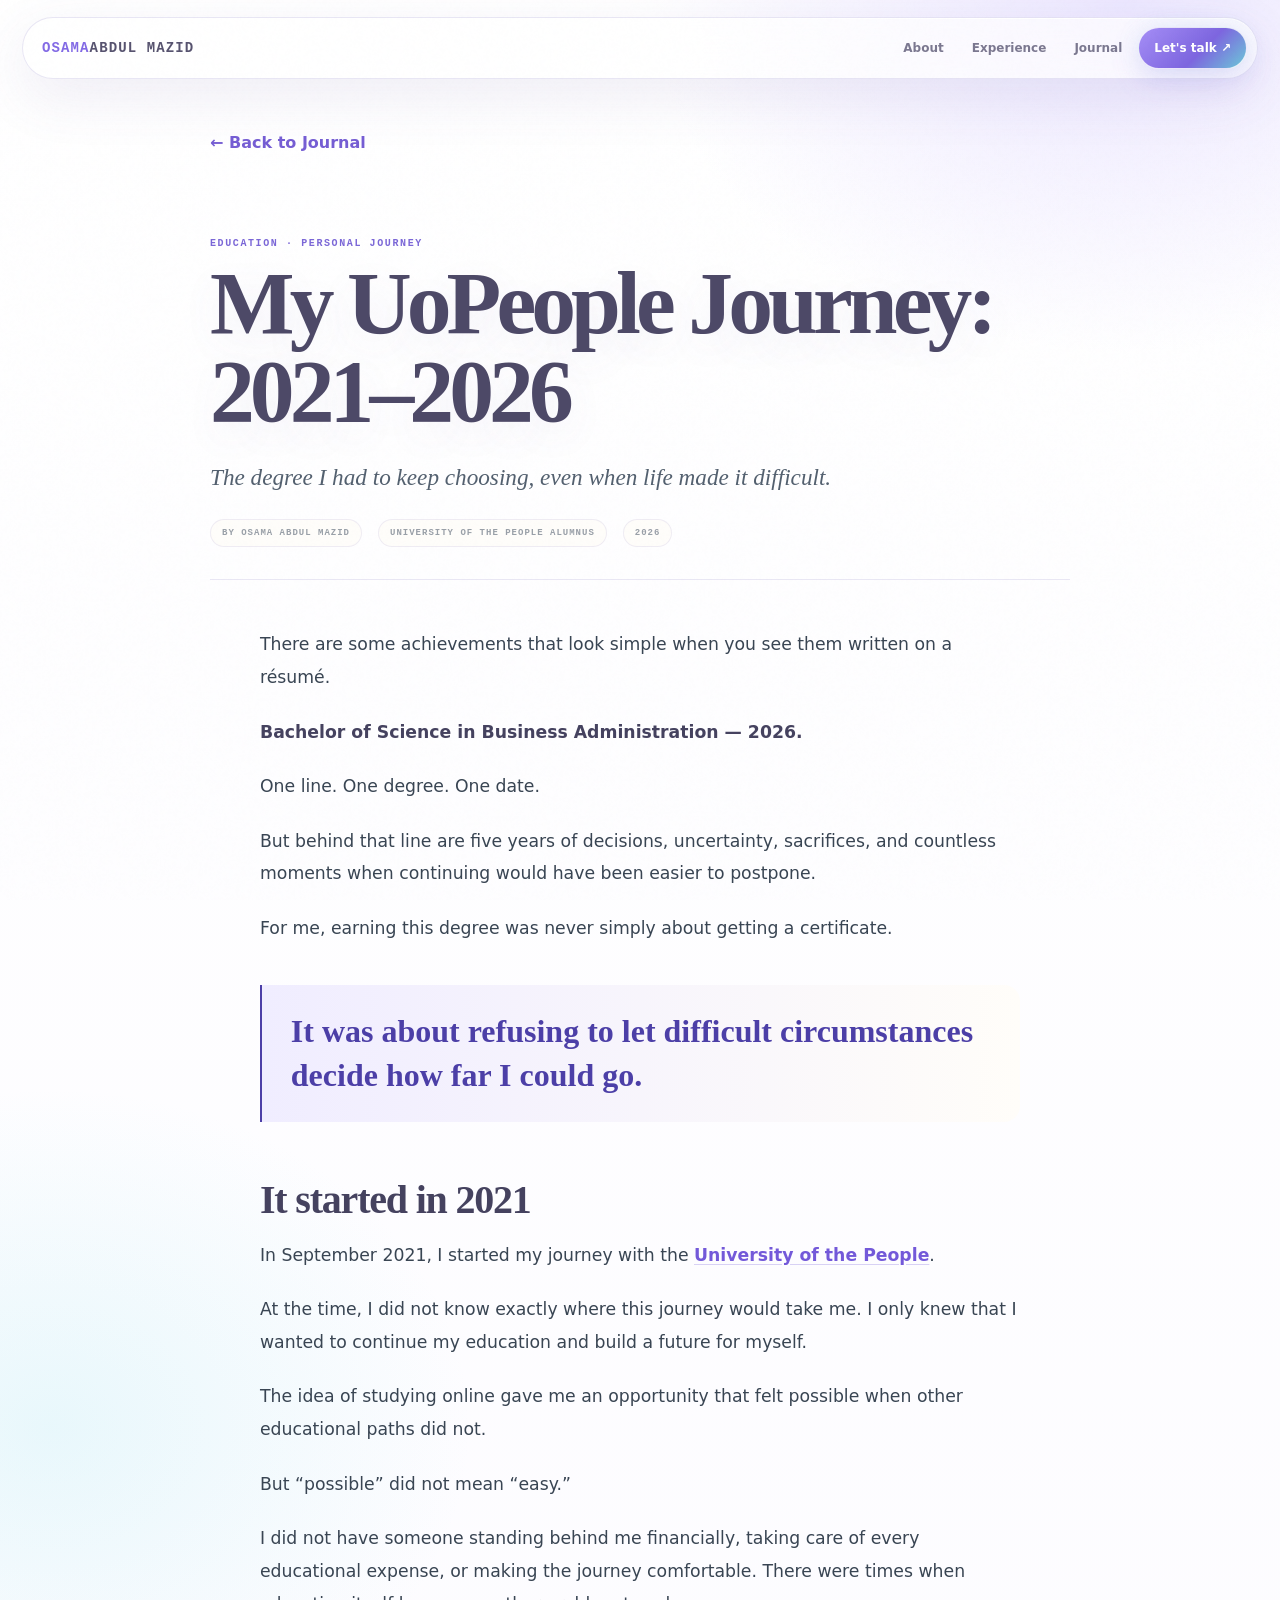
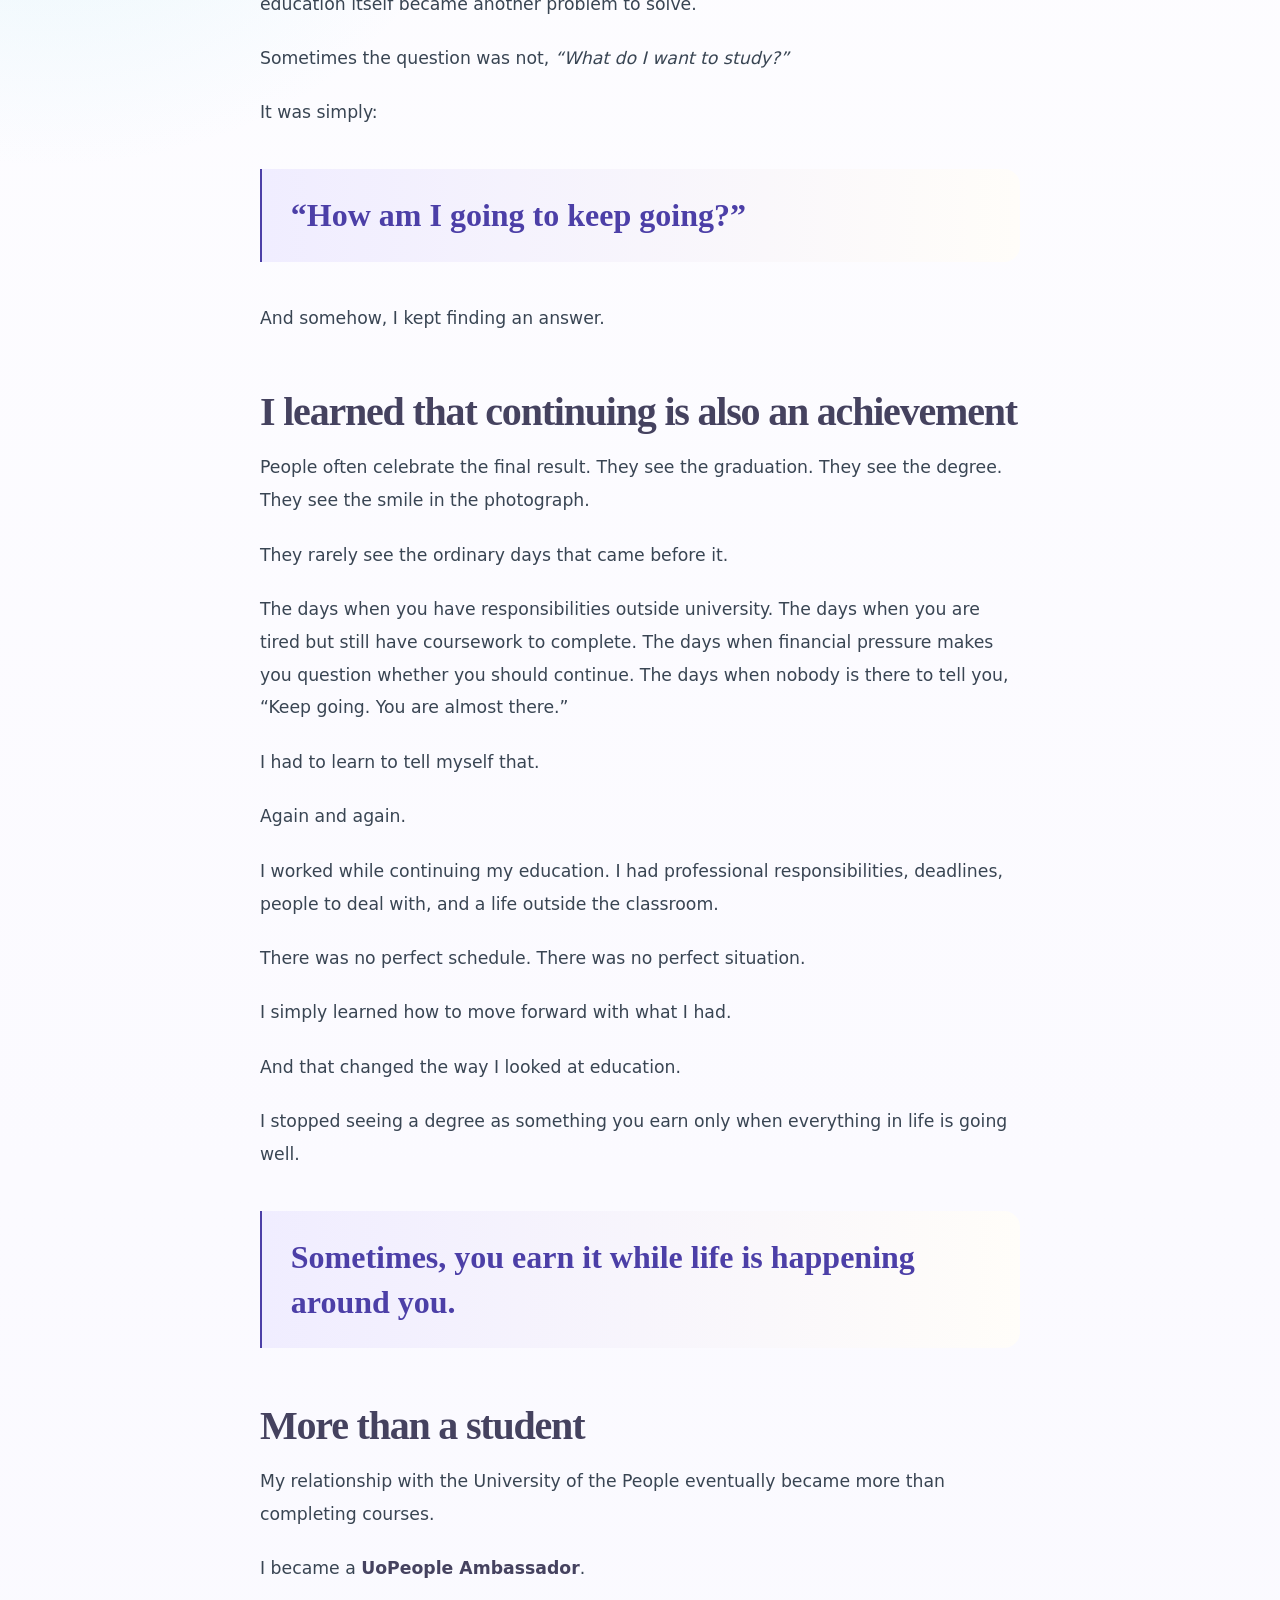
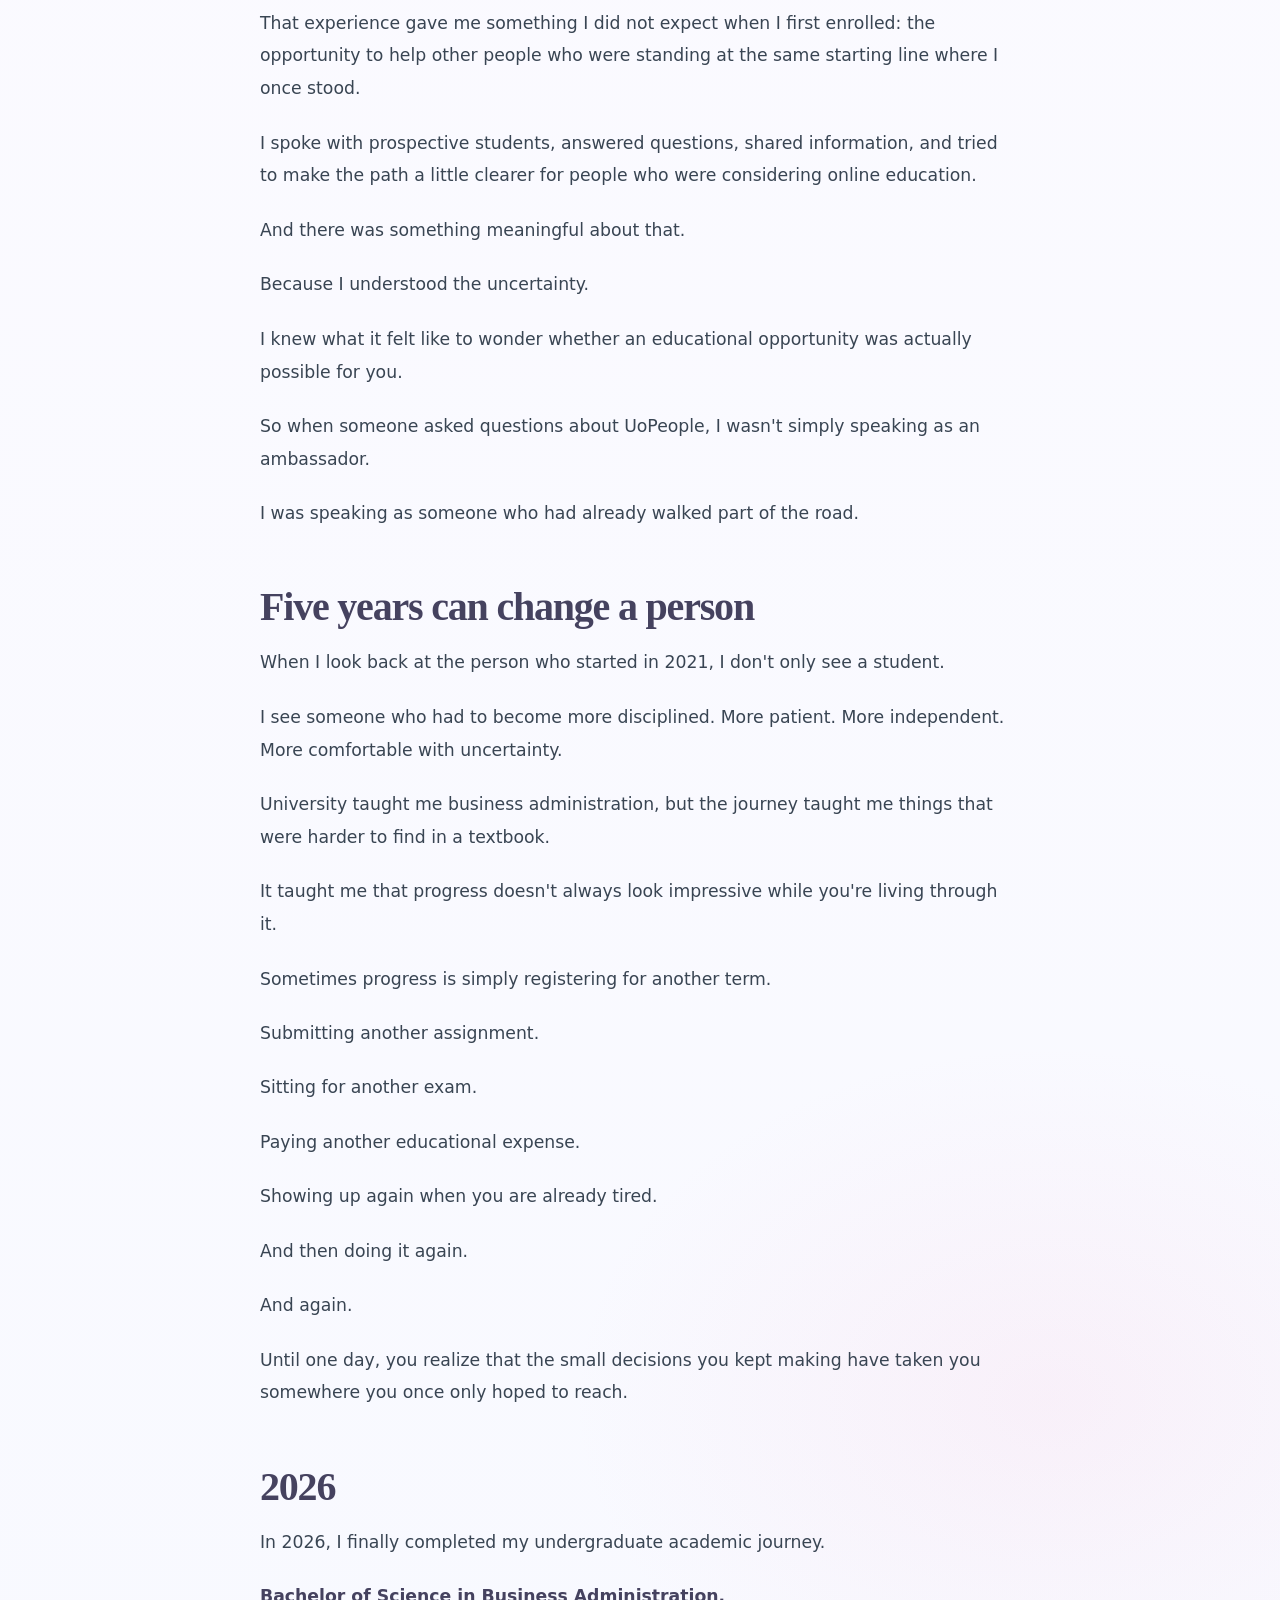
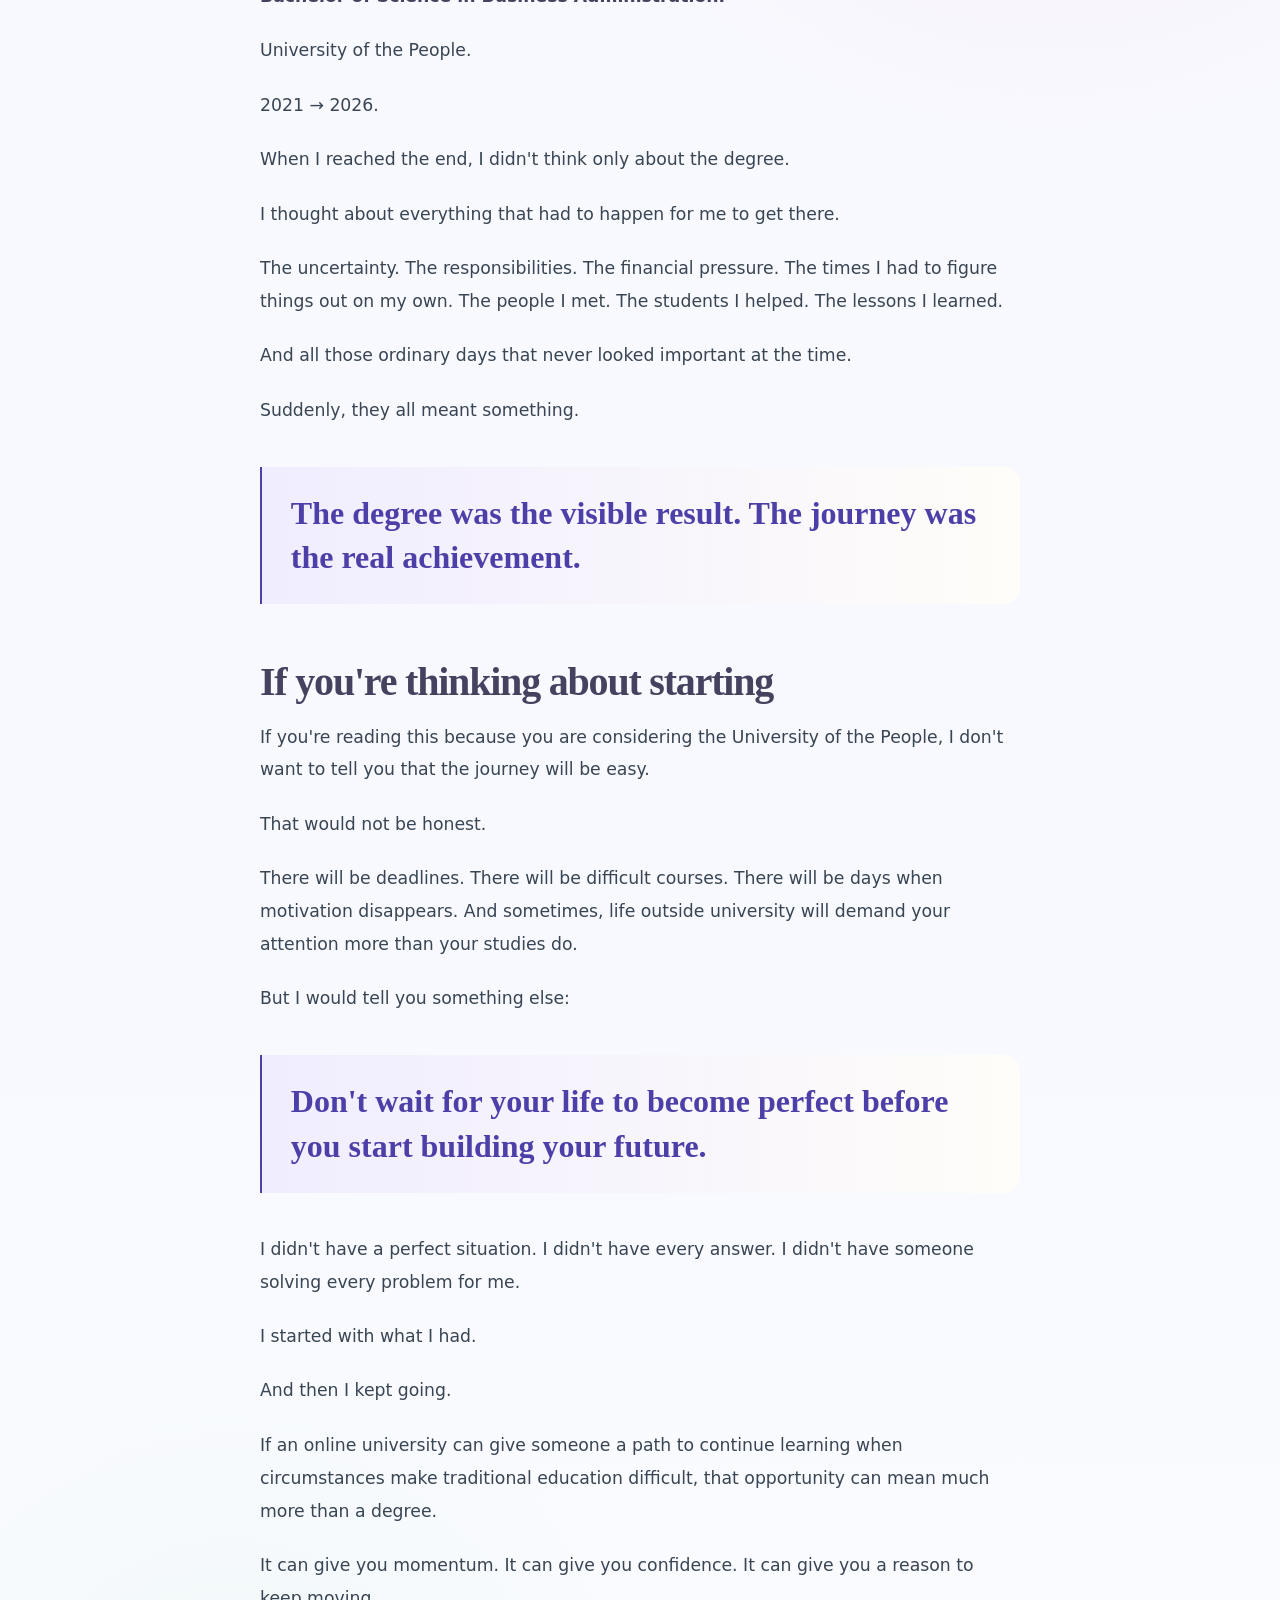
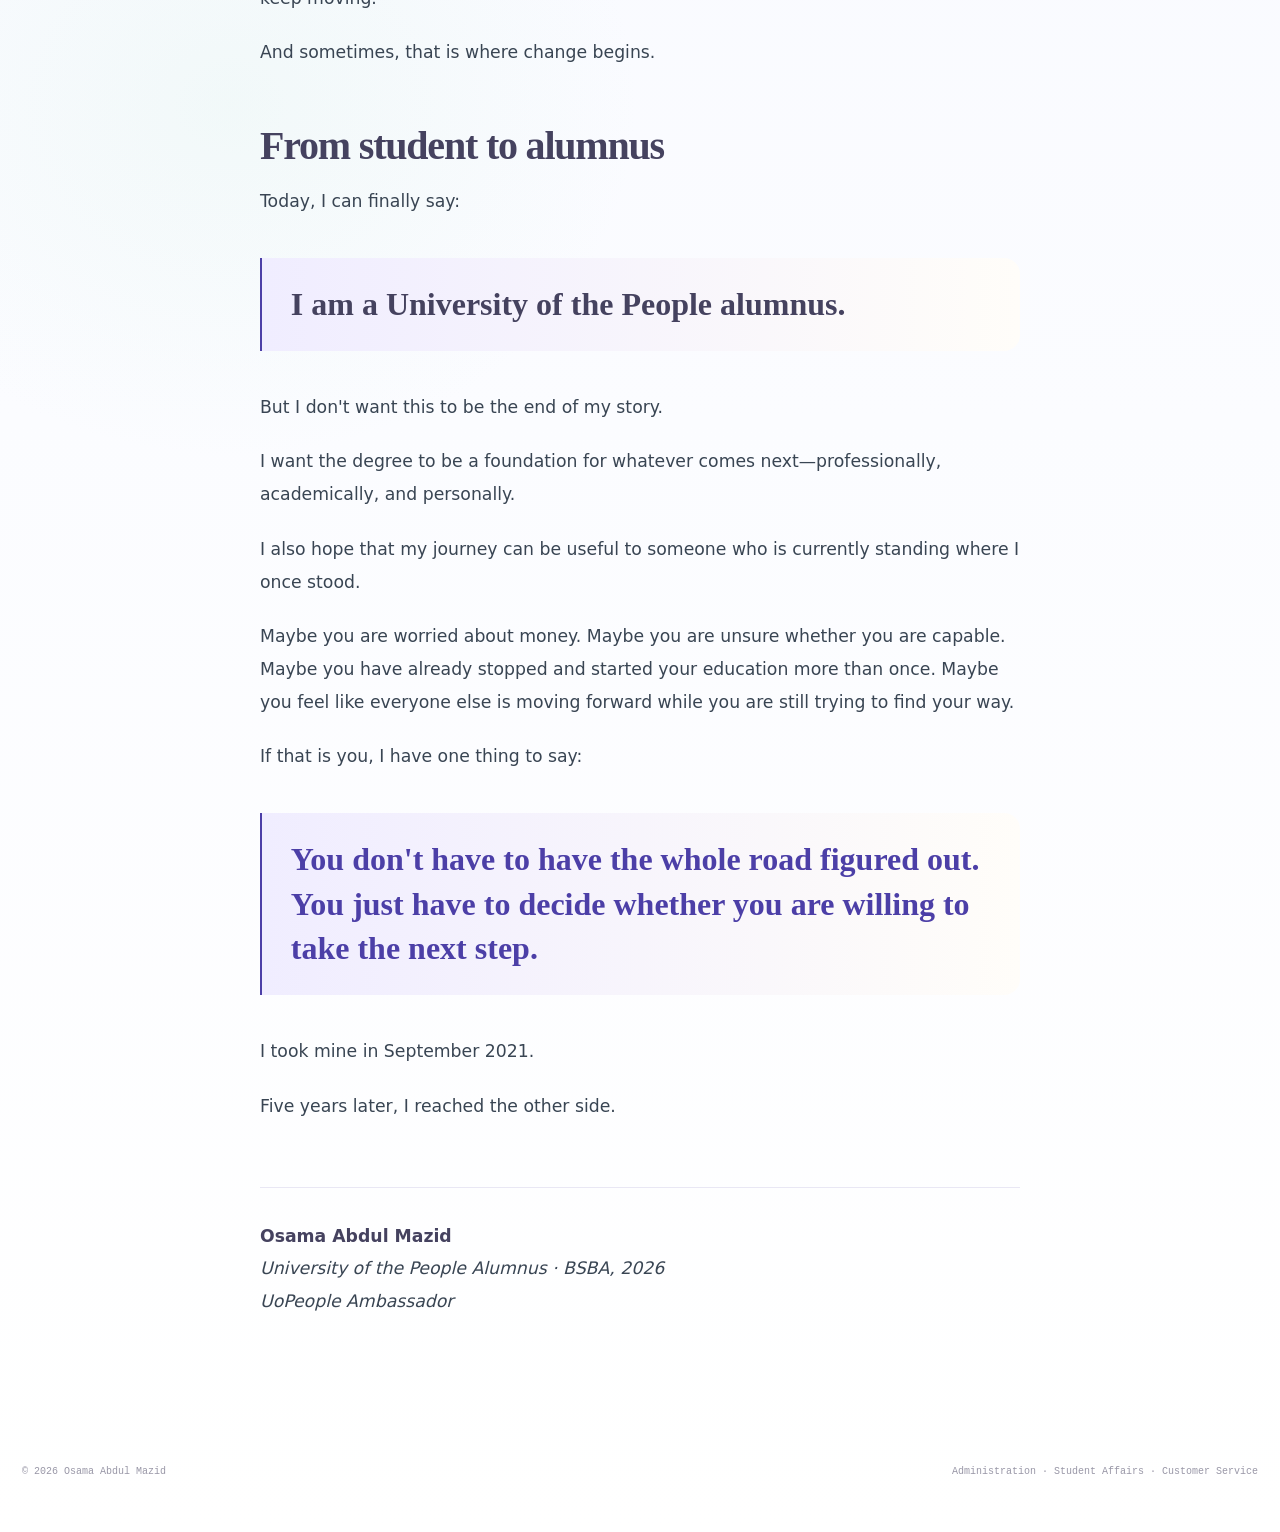
<file: journal/my-uopeople-journey-2021-2026.html>
<!doctype html>
<html lang="en">
<head>
  <meta charset="utf-8">
  <meta name="viewport" content="width=device-width, initial-scale=1">
  <meta name="theme-color" content="#f7f5f1">
  <meta name="description" content="Osama Abdul Mazid reflects on his 2021–2026 University of the People journey, the challenges of continuing his education, serving as an Ambassador, and completing his BSBA.">
  <meta name="author" content="Osama Abdul Mazid">
  <meta name="robots" content="index, follow, max-image-preview:large">
  <meta property="og:type" content="article">
  <meta property="og:title" content="My UoPeople Journey: 2021–2026 — Osama Abdul Mazid">
  <meta property="og:description" content="The degree I had to keep choosing, even when life made it difficult.">
  <meta property="og:image" content="https://osamaabdulmazid.github.io/profile.jpeg">
  <meta property="og:url" content="https://osamaabdulmazid.github.io/journal/my-uopeople-journey-2021-2026.html">
  <link rel="canonical" href="https://osamaabdulmazid.github.io/journal/my-uopeople-journey-2021-2026.html">
  <link rel="stylesheet" href="../../styles.css">
  <title>My UoPeople Journey: 2021–2026 — Osama Abdul Mazid</title>

  <script type="application/ld+json">
  {
    "@context":"https://schema.org",
    "@type":"Article",
    "@id":"https://osamaabdulmazid.github.io/journal/my-uopeople-journey-2021-2026.html#article",
    "headline":"My UoPeople Journey: 2021–2026",
    "description":"The degree I had to keep choosing, even when life made it difficult.",
    "image":"https://osamaabdulmazid.github.io/profile.jpeg",
    "datePublished":"2026-09-02",
    "dateModified":"2026-09-02T00:00:00+06:00",
    "author":{
      "@type":"Person",
      "@id":"https://osamaabdulmazid.github.io/#person",
      "name":"Osama Abdul Mazid",
      "url":"https://osamaabdulmazid.github.io/"
    },
    "publisher":{
      "@type":"Person",
      "name":"Osama Abdul Mazid",
      "url":"https://osamaabdulmazid.github.io/"
    },
    "mainEntityOfPage":{
      "@type":"WebPage",
      "@id":"https://osamaabdulmazid.github.io/journal/my-uopeople-journey-2021-2026.html"
    },
    "about":{
      "@type":"CollegeOrUniversity",
      "name":"University of the People",
      "url":"https://www.uopeople.edu/"
    }
  }
  </script>
  <style>
    .article-wrap{max-width:900px;margin:0 auto;padding-top:clamp(5rem,10vw,9rem);padding-bottom:6rem}
    .article-top{border-bottom:1px solid var(--line);padding-bottom:2rem;margin-bottom:3rem}
    .article-top h1{font-size:clamp(2.8rem,7vw,6.2rem);line-height:.98;letter-spacing:-.055em;margin:.6rem 0 1.2rem}
    .article-dek{font-size:clamp(1.1rem,2vw,1.45rem);line-height:1.65;max-width:760px}
    .article-meta{display:flex;gap:1rem;flex-wrap:wrap;margin-top:1.4rem;font-size:.78rem;letter-spacing:.08em;text-transform:uppercase;opacity:.72}
    .article-body{max-width:760px;margin:0 auto;font-size:1.08rem;line-height:1.9}
    .article-body h2{font-size:clamp(1.7rem,4vw,2.5rem);line-height:1.15;margin:3.4rem 0 1rem;letter-spacing:-.03em}
    .article-body p{margin:0 0 1.35rem}
    .article-body blockquote{margin:2.5rem 0;padding:1.5rem 1.5rem 1.5rem 1.8rem;border-left:2px solid currentColor;font-size:clamp(1.3rem,3vw,2rem);line-height:1.4}
    .article-end{margin-top:4rem;padding-top:2rem;border-top:1px solid var(--line)}
    .back-link{display:inline-flex;margin-bottom:2rem}
  </style>
</head>
<body>
  <header class="site-header" id="top">
    <nav class="nav container" aria-label="Article navigation">
      <a class="brand" href="../../" aria-label="Osama Abdul Mazid home"><span>OSAMA</span><b>ABDUL MAZID</b></a>
      <div class="navlinks">
        <a href="../../#about">About</a>
        <a href="../../#experience">Experience</a>
        <a href="../../#journal">Journal</a>
        <a class="nav-cta" href="../../#contact">Let's talk <span>↗</span></a>
      </div>
    </nav>
  </header>

  <main>
    <article class="article-wrap">
      <a class="text-link back-link" href="../../#journal">← Back to Journal</a>

      <header class="article-top">
        <p class="eyebrow-small">EDUCATION · PERSONAL JOURNEY</p>
        <h1>My UoPeople Journey: 2021–2026</h1>
        <p class="article-dek"><em>The degree I had to keep choosing, even when life made it difficult.</em></p>
        <div class="article-meta">
          <span>By Osama Abdul Mazid</span>
          <span>University of the People Alumnus</span>
          <span>2026</span>
        </div>
      </header>

      <div class="article-body">
        <p>There are some achievements that look simple when you see them written on a résumé.</p>

        <p><strong>Bachelor of Science in Business Administration — 2026.</strong></p>

        <p>One line. One degree. One date.</p>

        <p>But behind that line are five years of decisions, uncertainty, sacrifices, and countless moments when continuing would have been easier to postpone.</p>

        <p>For me, earning this degree was never simply about getting a certificate.</p>

        <blockquote>It was about refusing to let difficult circumstances decide how far I could go.</blockquote>

        <h2>It started in 2021</h2>

        <p>In September 2021, I started my journey with the <a class="text-link" href="https://www.uopeople.edu/" target="_blank" rel="noopener noreferrer">University of the People</a>.</p>

        <p>At the time, I did not know exactly where this journey would take me. I only knew that I wanted to continue my education and build a future for myself.</p>

        <p>The idea of studying online gave me an opportunity that felt possible when other educational paths did not.</p>

        <p>But “possible” did not mean “easy.”</p>

        <p>I did not have someone standing behind me financially, taking care of every educational expense, or making the journey comfortable. There were times when education itself became another problem to solve.</p>

        <p>Sometimes the question was not, <em>“What do I want to study?”</em></p>

        <p>It was simply:</p>

        <blockquote>“How am I going to keep going?”</blockquote>

        <p>And somehow, I kept finding an answer.</p>

        <h2>I learned that continuing is also an achievement</h2>

        <p>People often celebrate the final result. They see the graduation. They see the degree. They see the smile in the photograph.</p>

        <p>They rarely see the ordinary days that came before it.</p>

        <p>The days when you have responsibilities outside university. The days when you are tired but still have coursework to complete. The days when financial pressure makes you question whether you should continue. The days when nobody is there to tell you, “Keep going. You are almost there.”</p>

        <p>I had to learn to tell myself that.</p>

        <p>Again and again.</p>

        <p>I worked while continuing my education. I had professional responsibilities, deadlines, people to deal with, and a life outside the classroom.</p>

        <p>There was no perfect schedule. There was no perfect situation.</p>

        <p>I simply learned how to move forward with what I had.</p>

        <p>And that changed the way I looked at education.</p>

        <p>I stopped seeing a degree as something you earn only when everything in life is going well.</p>

        <blockquote>Sometimes, you earn it while life is happening around you.</blockquote>

        <h2>More than a student</h2>

        <p>My relationship with the University of the People eventually became more than completing courses.</p>

        <p>I became a <strong>UoPeople Ambassador</strong>.</p>

        <p>That experience gave me something I did not expect when I first enrolled: the opportunity to help other people who were standing at the same starting line where I once stood.</p>

        <p>I spoke with prospective students, answered questions, shared information, and tried to make the path a little clearer for people who were considering online education.</p>

        <p>And there was something meaningful about that.</p>

        <p>Because I understood the uncertainty.</p>

        <p>I knew what it felt like to wonder whether an educational opportunity was actually possible for you.</p>

        <p>So when someone asked questions about UoPeople, I wasn't simply speaking as an ambassador.</p>

        <p>I was speaking as someone who had already walked part of the road.</p>

        <h2>Five years can change a person</h2>

        <p>When I look back at the person who started in 2021, I don't only see a student.</p>

        <p>I see someone who had to become more disciplined. More patient. More independent. More comfortable with uncertainty.</p>

        <p>University taught me business administration, but the journey taught me things that were harder to find in a textbook.</p>

        <p>It taught me that progress doesn't always look impressive while you're living through it.</p>

        <p>Sometimes progress is simply registering for another term.</p>

        <p>Submitting another assignment.</p>

        <p>Sitting for another exam.</p>

        <p>Paying another educational expense.</p>

        <p>Showing up again when you are already tired.</p>

        <p>And then doing it again.</p>

        <p>And again.</p>

        <p>Until one day, you realize that the small decisions you kept making have taken you somewhere you once only hoped to reach.</p>

        <h2>2026</h2>

        <p>In 2026, I finally completed my undergraduate academic journey.</p>

        <p><strong>Bachelor of Science in Business Administration.</strong></p>

        <p>University of the People.</p>

        <p>2021 → 2026.</p>

        <p>When I reached the end, I didn't think only about the degree.</p>

        <p>I thought about everything that had to happen for me to get there.</p>

        <p>The uncertainty. The responsibilities. The financial pressure. The times I had to figure things out on my own. The people I met. The students I helped. The lessons I learned.</p>

        <p>And all those ordinary days that never looked important at the time.</p>

        <p>Suddenly, they all meant something.</p>

        <blockquote>The degree was the visible result. The journey was the real achievement.</blockquote>

        <h2>If you're thinking about starting</h2>

        <p>If you're reading this because you are considering the University of the People, I don't want to tell you that the journey will be easy.</p>

        <p>That would not be honest.</p>

        <p>There will be deadlines. There will be difficult courses. There will be days when motivation disappears. And sometimes, life outside university will demand your attention more than your studies do.</p>

        <p>But I would tell you something else:</p>

        <blockquote>Don't wait for your life to become perfect before you start building your future.</blockquote>

        <p>I didn't have a perfect situation. I didn't have every answer. I didn't have someone solving every problem for me.</p>

        <p>I started with what I had.</p>

        <p>And then I kept going.</p>

        <p>If an online university can give someone a path to continue learning when circumstances make traditional education difficult, that opportunity can mean much more than a degree.</p>

        <p>It can give you momentum. It can give you confidence. It can give you a reason to keep moving.</p>

        <p>And sometimes, that is where change begins.</p>

        <h2>From student to alumnus</h2>

        <p>Today, I can finally say:</p>

        <blockquote><strong>I am a University of the People alumnus.</strong></blockquote>

        <p>But I don't want this to be the end of my story.</p>

        <p>I want the degree to be a foundation for whatever comes next—professionally, academically, and personally.</p>

        <p>I also hope that my journey can be useful to someone who is currently standing where I once stood.</p>

        <p>Maybe you are worried about money. Maybe you are unsure whether you are capable. Maybe you have already stopped and started your education more than once. Maybe you feel like everyone else is moving forward while you are still trying to find your way.</p>

        <p>If that is you, I have one thing to say:</p>

        <blockquote>You don't have to have the whole road figured out. You just have to decide whether you are willing to take the next step.</blockquote>

        <p>I took mine in September 2021.</p>

        <p>Five years later, I reached the other side.</p>

        <div class="article-end">
          <p><strong>Osama Abdul Mazid</strong><br>
          <em>University of the People Alumnus · BSBA, 2026<br>
          UoPeople Ambassador</em></p>
        </div>
      </div>
    </article>
  </main>

  <footer class="footer container">
    <span>© <span id="year"></span> Osama Abdul Mazid</span>
    <span>Administration · Student Affairs · Customer Service</span>
  </footer>
  <script src="../../script.js" defer></script>
</body>
</html>
</file>
<file: styles.css>
:root{
  --bg:#f7f5f1;
  --bg-soft:#eeebe4;
  --paper:#fffdf9;
  --ink:#17202b;
  --muted:#66707c;
  --line:#ddd8cf;
  --navy:#15253d;
  --violet:#6752d6;
  --violet-dark:#4d3db1;
  --gold:#b68a45;
  --max:1180px;
  --radius:24px;
  --shadow:0 24px 70px rgba(26,34,45,.10);
}
*{box-sizing:border-box}
html{scroll-behavior:smooth}
body{
  margin:0;
  color:var(--ink);
  background:
    radial-gradient(circle at 88% 5%,rgba(103,82,214,.11),transparent 25rem),
    radial-gradient(circle at 8% 30%,rgba(182,138,69,.07),transparent 24rem),
    linear-gradient(180deg,#fbfaf7 0%,var(--bg) 45%,#f4f1eb 100%);
  font-family:"DM Sans",system-ui,-apple-system,sans-serif;
  line-height:1.7;
  overflow-x:hidden;
}
body:before{
  content:"";position:fixed;inset:0;pointer-events:none;z-index:-1;opacity:.35;
  background-image:linear-gradient(rgba(21,37,61,.035) 1px,transparent 1px),linear-gradient(90deg,rgba(21,37,61,.035) 1px,transparent 1px);
  background-size:72px 72px;
  mask-image:linear-gradient(to bottom,black,transparent 80%);
}
a{color:inherit;text-decoration:none}
.container{width:min(var(--max),calc(100% - 42px));margin:auto}
.site-header{height:1px}
.nav{
  position:fixed;top:18px;left:50%;transform:translateX(-50%);
  z-index:100;width:min(var(--max),calc(100% - 28px));
  display:flex;align-items:center;justify-content:space-between;
  padding:12px 12px 12px 20px;
  background:rgba(255,253,249,.84);
  border:1px solid rgba(21,37,61,.10);
  border-radius:999px;
  backdrop-filter:blur(22px);
  box-shadow:0 14px 42px rgba(21,37,61,.08);
}
.brand{font:700 14px "Space Mono",monospace;letter-spacing:.04em}
.brand span{color:var(--violet)}
.brand b{font-weight:700;color:var(--navy)}
.navlinks{display:flex;align-items:center;gap:4px}
.navlinks a{
  color:#59616d;font-size:12px;font-weight:600;
  padding:9px 12px;border-radius:999px;transition:.22s ease;
}
.navlinks a:hover{color:var(--navy);background:#f0ede7}
.navlinks .nav-cta{
  color:#fff;background:var(--navy);padding:10px 15px;
  box-shadow:0 8px 22px rgba(21,37,61,.16)
}
.menu{
  display:none;border:0;background:transparent;color:var(--navy);
  width:42px;height:38px;border-radius:12px;cursor:pointer
}
.menu span{display:block;width:20px;height:2px;background:var(--navy);margin:4px auto}

.section{padding:116px 0}
.section-dark{
  background:linear-gradient(180deg,#182941 0%,#1c2d46 100%);
  color:#fff;
  position:relative;
}
.section-dark:before{
  content:"";position:absolute;inset:0;pointer-events:none;
  background:radial-gradient(circle at 80% 20%,rgba(130,111,255,.14),transparent 28rem)
}
.hero{
  min-height:100vh;display:grid;place-items:center;
  padding:145px 0 90px;position:relative
}
.hero-grid{display:grid;grid-template-columns:1.08fr .92fr;gap:75px;align-items:center}
.eyebrow,.eyebrow-small{
  font:700 10px "Space Mono",monospace;
  letter-spacing:.16em;text-transform:uppercase;color:var(--violet-dark)
}
.eyebrow{display:inline-flex;align-items:center;gap:9px}
.status-dot{width:7px;height:7px;border-radius:50%;background:#57a77a;box-shadow:0 0 0 5px rgba(87,167,122,.12)}
.hero-kicker{
  margin:18px 0 0;color:#777f89;
  font:700 10px "Space Mono",monospace;letter-spacing:.13em
}
h1{
  margin:23px 0 24px;
  max-width:800px;
  font:700 clamp(58px,8vw,104px)/.9 "Playfair Display",Georgia,serif;
  letter-spacing:-.055em;color:var(--navy)
}
h1 em{font-style:italic;color:var(--violet)}
.hero-lead{
  font:500 clamp(20px,2.3vw,28px)/1.35 "Playfair Display",Georgia,serif;
  max-width:650px;color:#334153;margin:0 0 14px
}
.hero-summary{max-width:670px;color:var(--muted);font-size:15px}
.hero-actions{display:flex;gap:10px;flex-wrap:wrap;margin-top:30px}
.button{
  display:inline-flex;align-items:center;gap:9px;
  padding:12px 17px;border-radius:12px;
  border:1px solid var(--line);background:#fffdf9;
  font-size:12px;font-weight:700;color:var(--navy);
  transition:.22s ease
}
.button:hover{transform:translateY(-2px);box-shadow:0 10px 28px rgba(21,37,61,.10)}
.button-primary{background:var(--violet);color:#fff;border-color:var(--violet)}
.button-primary:hover{background:var(--violet-dark)}
.button-quiet{background:transparent}
.hero-meta{
  display:flex;gap:18px;flex-wrap:wrap;margin-top:24px;
  color:#7b838e;font:11px "Space Mono",monospace
}
.hero-meta i{color:#57a77a;font-style:normal}
.hero-visual{position:relative;display:flex;justify-content:center}
.portrait-frame{
  width:min(430px,90vw);aspect-ratio:4/5;
  padding:9px;background:#fff;
  border:1px solid #d8d2c8;border-radius:30px;
  box-shadow:0 32px 90px rgba(21,37,61,.17);
  position:relative;transform:rotate(1.5deg)
}
.portrait-frame:before{
  content:"";position:absolute;inset:-15px 15px 15px -15px;
  border:1px solid rgba(103,82,214,.25);border-radius:30px;z-index:-1
}
.portrait-frame img{
  width:100%;height:100%;object-fit:cover;border-radius:22px;
  display:block;filter:saturate(.9) contrast(1.02)
}
.portrait-ring{position:absolute;inset:-1px;border-radius:30px;pointer-events:none;border:1px solid rgba(255,255,255,.8)}
.portrait-label{
  position:absolute;left:25px;right:25px;bottom:23px;
  padding:10px 13px;border-radius:11px;
  background:rgba(255,253,249,.88);backdrop-filter:blur(15px);
  display:flex;align-items:center;justify-content:space-between;
  color:var(--navy);font:700 9px "Space Mono",monospace;letter-spacing:.08em
}
.portrait-label b{color:var(--gold)}
.floating-card{
  position:absolute;background:rgba(255,253,249,.93);
  border:1px solid #ddd8cf;border-radius:15px;padding:13px 15px;
  box-shadow:0 18px 42px rgba(21,37,61,.12);backdrop-filter:blur(14px)
}
.floating-card-one{left:-20px;bottom:17%;transform:rotate(-3deg)}
.floating-card-two{right:-15px;top:13%;transform:rotate(3deg)}
.mini-label{
  display:block;color:#8a9098;font:700 9px "Space Mono",monospace;letter-spacing:.13em
}
.floating-card strong{display:block;margin-top:4px;color:var(--navy);font-size:13px}
.ticker{
  overflow:hidden;white-space:nowrap;
  background:var(--navy);color:#fff;padding:17px 0
}
.ticker-track{
  display:inline-flex;gap:30px;align-items:center;
  animation:scroll 30s linear infinite;
  font:700 10px "Space Mono",monospace;letter-spacing:.14em
}
.ticker-track b{color:#b8a7ff}
@keyframes scroll{to{transform:translateX(-50%)}}

.section-heading{
  display:grid;grid-template-columns:.35fr 1fr;gap:30px;
  margin-bottom:48px;position:relative;z-index:1
}
.section-number{font:700 10px "Space Mono",monospace;letter-spacing:.13em;color:#8a919b}
.section-dark .section-number,.section-dark .eyebrow-small{color:#b9aaff}
.section-heading h2{
  margin:0;color:var(--navy);
  font:600 clamp(39px,5.5vw,68px)/1 "Playfair Display",Georgia,serif;
  letter-spacing:-.045em
}
.section-dark h2{color:#fff}
.section-intro{font-size:15px;color:var(--muted);max-width:760px;margin:16px 0 0}
.section-dark .section-intro{color:#b8c0cb}
.glass{
  background:rgba(255,253,249,.78);
  border:1px solid rgba(21,37,61,.10);
  border-radius:var(--radius);
  box-shadow:var(--shadow)
}
.section-dark .glass{
  background:rgba(255,255,255,.055);
  border-color:rgba(255,255,255,.11);
  box-shadow:none
}
.about-layout{display:grid;grid-template-columns:1.35fr .65fr;gap:18px}
.about-main{padding:35px}
.about-main p{color:#5f6874}
.large-copy{font:600 26px "Playfair Display",Georgia,serif!important;color:var(--navy)!important}
.tag-list{display:flex;flex-wrap:wrap;gap:8px;margin-top:22px}
.tag-list span{
  padding:7px 10px;border:1px solid #d9d4cb;border-radius:999px;
  background:#f7f4ee;color:#5e6875;font:700 9px "Space Mono",monospace
}
.stats-panel{display:grid;grid-template-columns:1fr 1fr;gap:12px}
.stat-card{padding:23px;display:flex;flex-direction:column;justify-content:center;min-height:145px}
.stat-card strong{font:600 42px "Playfair Display",Georgia,serif;color:var(--violet-dark)}
.stat-card strong span{font-size:24px}
.stat-card small{color:#737b85;font-size:11px;margin-top:4px}
.alumni-banner{
  margin-top:18px;padding:30px;
  display:grid;grid-template-columns:1fr 1fr;gap:22px;align-items:center
}
.alumni-banner h3{font:600 29px/1.18 "Playfair Display",Georgia,serif;color:var(--navy);margin:8px 0 0}
.alumni-banner p{color:#65707d;font-size:14px}
.text-link{color:var(--violet-dark);font-weight:700}
.section-dark .text-link{color:#c6bcff}

.timeline{position:relative;margin-left:9px}
.timeline:before{
  content:"";position:absolute;left:7px;top:4px;bottom:30px;width:1px;
  background:linear-gradient(var(--violet),rgba(255,255,255,.08))
}
.timeline-item{position:relative;padding:0 0 58px 45px}
.timeline-item:before{
  content:"";position:absolute;left:1px;top:7px;width:13px;height:13px;
  border-radius:50%;background:#fff;border:3px solid var(--violet);
  box-shadow:0 0 0 5px rgba(103,82,214,.10)
}
.section-dark .timeline-item:before{background:#1a2a42}
.timeline-marker{
  position:absolute;left:33px;top:-2px;transform:translateX(-100%);
  font:700 9px "Space Mono",monospace;color:#8e96a1
}
.timeline-date{font:700 10px "Space Mono",monospace;letter-spacing:.09em;color:var(--violet-dark)}
.section-dark .timeline-date{color:#b9aaff}
.timeline-item h3{font:600 25px/1.25 "Playfair Display",Georgia,serif;margin:9px 0 4px}
.timeline-item .org{color:var(--violet-dark);font-size:13px}
.section-dark .timeline-item .org{color:#c7bdff}
.timeline-item .org-link{font-weight:700}
.role-summary{color:#69727e;font-size:14px;margin:8px 0}
.section-dark .role-summary{color:#b8c0cb}
.timeline-item ul{margin:15px 0 0;padding-left:18px;color:#65707d}
.section-dark .timeline-item ul{color:#c0c7d0}
.timeline-item li{margin:6px 0}

.journey-grid{display:grid;grid-template-columns:repeat(3,1fr);gap:15px}
.journey-card{padding:27px;min-height:235px}
.journey-card:nth-child(4){grid-column:span 1}
.journey-card.featured{background:linear-gradient(145deg,#fff,#f0edff);border-color:rgba(103,82,214,.22)}
.journey-card>span{font:700 10px "Space Mono",monospace;color:var(--violet-dark)}
.journey-card h3{font:600 23px/1.2 "Playfair Display",Georgia,serif;color:var(--navy);margin:22px 0 9px}
.journey-card p{color:#68717d;font-size:13px}

.work-grid{display:grid;grid-template-columns:repeat(2,1fr);gap:15px}
.work-card{padding:29px;min-height:245px}
.work-no{font:700 10px "Space Mono",monospace;color:var(--gold)}
.work-card h3{font:600 24px/1.2 "Playfair Display",Georgia,serif;color:var(--navy);margin:22px 0 10px}
.work-card p{color:#69727e;font-size:13px}

.skills-grid{display:grid;grid-template-columns:repeat(3,1fr);gap:15px}
.skill-block{padding:28px;border-top:1px solid rgba(255,255,255,.14)}
.skill-block>span{font:700 10px "Space Mono",monospace;color:#b9aaff}
.skill-block h3{font:600 23px "Playfair Display",Georgia,serif;margin:18px 0;color:#fff}
.skill-tags{display:flex;flex-wrap:wrap;gap:8px}
.skill-tags b{
  padding:8px 10px;border-radius:9px;
  background:rgba(255,255,255,.06);border:1px solid rgba(255,255,255,.09);
  color:#d5dae1;font-size:11px
}
.language-row{
  margin-top:30px;padding-top:20px;border-top:1px solid rgba(255,255,255,.10);
  display:flex;gap:14px;flex-wrap:wrap;color:#c6ccd4;font-size:12px
}
.language-row span{color:#b9aaff;font:700 9px "Space Mono",monospace}

.education-list{display:grid;gap:12px}
.education-card{padding:25px;display:grid;grid-template-columns:100px 1fr;gap:20px;align-items:start}
.education-card.featured{background:linear-gradient(135deg,#fff,#f0edff);border-color:rgba(103,82,214,.22)}
.edu-year{font:700 10px "Space Mono",monospace;color:var(--violet-dark)}
.education-card h3{font:600 23px "Playfair Display",Georgia,serif;color:var(--navy);margin:0 0 5px}
.education-card p{margin:0;color:#68717d;font-size:13px}
.education-card small{display:block;margin-top:8px;color:#8a9098}

.credential-grid{display:grid;grid-template-columns:repeat(3,1fr);gap:14px}
.credential-card{
  padding:25px;background:rgba(255,255,255,.055);
  border:1px solid rgba(255,255,255,.10);border-radius:20px
}
.credential-card>span{font:700 9px "Space Mono",monospace;color:#b9aaff;letter-spacing:.12em}
.credential-card h3{font:600 21px/1.25 "Playfair Display",Georgia,serif;margin:18px 0 6px;color:#fff}
.credential-card p{color:#b9c0c9;font-size:12px;margin:0}
.credential-card.recognition{background:linear-gradient(145deg,rgba(103,82,214,.18),rgba(255,255,255,.04))}

.gallery{display:grid;grid-template-columns:repeat(3,1fr);gap:15px}
.gallery-item{margin:0;overflow:hidden}
.image-button{position:relative;border:0;padding:0;width:100%;display:block;background:none;cursor:pointer}
.gallery-item img{width:100%;height:225px;display:block;object-fit:cover;transition:.35s ease}
.gallery-item:hover img{transform:scale(1.035)}
.zoom{
  position:absolute;right:13px;bottom:13px;padding:7px 9px;
  border-radius:8px;background:rgba(255,253,249,.92);color:var(--navy);
  font:700 9px "Space Mono",monospace;opacity:0;transform:translateY(5px);transition:.25s
}
.gallery-item:hover .zoom{opacity:1;transform:none}
.gallery-item figcaption{padding:15px 17px 18px}
.gallery-item figcaption b{display:block;color:var(--navy);font-size:13px}
.gallery-item figcaption span{display:block;color:#7b838d;font-size:10px;margin-top:5px}
.gallery-wide{grid-column:span 2}
.gallery-wide img{height:315px}

.presence-grid{display:grid;grid-template-columns:repeat(4,1fr);gap:14px}
.presence-card{padding:23px;transition:.22s}
.presence-card:hover{transform:translateY(-4px)}
.presence-card span{font:700 9px "Space Mono",monospace;color:#9d8ff0}
.presence-card h3{font:600 21px "Playfair Display",Georgia,serif;color:#fff;margin:16px 0 7px}
.presence-card p{color:#b8c0cb;font-size:12px;min-height:58px}
.presence-card b{font-size:11px;color:#c8c0ff}

.contact-section{padding-top:90px}
.contact-card{
  position:relative;overflow:hidden;padding:60px;
  border-radius:30px;background:linear-gradient(135deg,#1a2b45 0%,#332b62 100%);
  color:#fff;box-shadow:0 28px 80px rgba(21,37,61,.20)
}
.contact-card:before{
  content:"";position:absolute;width:380px;height:380px;border-radius:50%;
  right:-120px;top:-210px;background:rgba(181,153,255,.18);filter:blur(35px)
}
.contact-card h2{font:600 clamp(40px,5vw,65px)/1 "Playfair Display",Georgia,serif;color:#fff;margin:0}
.contact-card h2 em{color:#c8c0ff}
.contact-card p{max-width:650px;color:#c6ccd5;font-size:14px}
.contact-actions{display:flex;gap:10px;flex-wrap:wrap;margin-top:28px}
.contact-line{
  display:flex;align-items:center;gap:12px;padding:13px 15px;
  border-top:1px solid rgba(255,255,255,.12);color:#fff
}
.contact-line span{width:70px;color:#aaa;font:700 9px "Space Mono",monospace}
.contact-line b{font-size:12px}
.contact-line i{font-style:normal;color:#c8c0ff}
.contact-actions .contact-line{border:1px solid rgba(255,255,255,.12);border-radius:11px}
.contact-actions .contact-line:hover{background:rgba(255,255,255,.06)}

.footer{
  padding:30px 0 55px;color:#818894;
  font:10px "Space Mono",monospace;
  display:flex;justify-content:space-between;gap:20px
}
.lightbox{
  position:fixed;inset:0;background:rgba(10,18,30,.88);
  backdrop-filter:blur(14px);display:flex;align-items:center;justify-content:center;
  padding:5vh 5vw;opacity:0;pointer-events:none;transition:.25s;z-index:9999
}
.lightbox.active{opacity:1;pointer-events:auto}
.lightbox img{max-width:92vw;max-height:88vh;object-fit:contain;border-radius:14px;box-shadow:0 30px 100px rgba(0,0,0,.35)}
.lightbox-close{
  position:absolute;top:22px;right:28px;width:44px;height:44px;
  border:1px solid rgba(255,255,255,.2);border-radius:50%;
  background:rgba(255,255,255,.08);color:#fff;font-size:28px;cursor:pointer
}
.reveal{opacity:0;transform:translateY(18px);transition:opacity .65s ease,transform .65s ease}
.reveal.show{opacity:1;transform:none}

.article-wrap{
  max-width:920px;margin:0 auto;
  padding:140px 20px 90px
}
.article-top{
  padding:40px 0 35px;margin-bottom:40px;
  border-bottom:1px solid var(--line)
}
.article-top h1{
  font-size:clamp(48px,8vw,86px);line-height:.98;
  max-width:900px;margin:15px 0 20px
}
.article-dek{
  font:500 clamp(21px,2.5vw,30px)/1.45 "Playfair Display",Georgia,serif;
  color:#53606f;max-width:780px
}
.article-meta{
  display:flex;gap:10px;flex-wrap:wrap;margin-top:22px
}
.article-meta span{
  padding:8px 11px;border:1px solid var(--line);border-radius:999px;
  background:#fffdf9;color:#737c87;font:700 9px "Space Mono",monospace
}
.article-body{
  max-width:760px;margin:0 auto;
  color:#394553;font-size:18px;line-height:1.95
}
.article-body h2{
  color:var(--navy);font:600 clamp(30px,4vw,44px)/1.12 "Playfair Display",Georgia,serif;
  margin:3.4em 0 .8em
}
.article-body p{margin:0 0 1.35em}
.article-body strong{color:var(--navy)}
.article-body blockquote{
  margin:2.4em 0;padding:22px 25px;
  border-left:3px solid var(--violet);
  background:linear-gradient(90deg,#f0edff,#fffdf9);
  color:#4c3fa7;border-radius:0 16px 16px 0;
  font:600 clamp(22px,3vw,31px)/1.45 "Playfair Display",Georgia,serif
}
.article-body .text-link{color:var(--violet-dark);text-decoration:underline;text-decoration-color:rgba(103,82,214,.25);text-underline-offset:3px}
.article-end{margin-top:55px;padding-top:28px;border-top:1px solid var(--line)}
.back-link{display:inline-flex;margin-bottom:18px;color:var(--violet-dark)}

.skip-link{
  position:absolute;left:12px;top:10px;z-index:200;
  background:var(--navy);color:#fff;padding:8px 12px;border-radius:8px;
  transform:translateY(-150%);transition:.2s
}
.skip-link:focus{transform:none}

@media(max-width:1000px){
  .hero-grid{grid-template-columns:1fr;gap:48px}
  .hero-visual{order:-1}
  .portrait-frame{width:320px}
  .section-heading{grid-template-columns:1fr;gap:10px}
  .about-layout{grid-template-columns:1fr}
  .journey-grid{grid-template-columns:repeat(2,1fr)}
  .credential-grid{grid-template-columns:repeat(2,1fr)}
  .presence-grid{grid-template-columns:repeat(2,1fr)}
}
@media(max-width:760px){
  .container{width:min(var(--max),calc(100% - 28px))}
  .nav{border-radius:20px;padding:10px 10px 10px 15px}
  .navlinks{display:none}
  .menu{display:block}
  .nav.open .navlinks{
    display:flex;position:absolute;left:0;right:0;top:58px;
    flex-direction:column;align-items:stretch;padding:8px;
    background:rgba(255,253,249,.97);border:1px solid var(--line);
    border-radius:18px;box-shadow:var(--shadow)
  }
  .nav.open .navlinks a{text-align:center;padding:12px}
  .hero{padding-top:120px}
  h1{font-size:58px}
  .floating-card{display:none}
  .section{padding:88px 0}
  .stats-panel,.journey-grid,.work-grid,.skills-grid,.credential-grid,.presence-grid{grid-template-columns:1fr}
  .alumni-banner{grid-template-columns:1fr}
  .education-card{grid-template-columns:70px 1fr}
  .gallery{grid-template-columns:1fr}
  .gallery-wide{grid-column:span 1}
  .gallery-item img,.gallery-wide img{height:245px}
  .contact-card{padding:35px 24px}
  .footer{flex-direction:column}
  .article-wrap{padding-top:110px}
  .article-body{font-size:17px}
}


/* ================================================================
   OSAMA ABDUL MAZID — ULTIMATE PREMIUM VISUAL SYSTEM v3
   Visual layer only: content remains the supplied portfolio content.
   ================================================================ */
:root{
  --bg:#06040d;
  --bg2:#0a0716;
  --paper:#0f0b1b;
  --paper2:#151025;
  --ink:#f7f4ff;
  --muted:#aaa5bb;
  --line:rgba(255,255,255,.11);
  --navy:#f7f4ff;
  --violet:#9b7cff;
  --violet-dark:#7556ed;
  --gold:#d7b36a;
  --cyan:#66e8ff;
  --pink:#ff79c8;
  --max:1240px;
  --radius:26px;
  --shadow:0 30px 100px rgba(0,0,0,.42);
}
html{background:var(--bg)}
body{
  color:var(--ink);
  background:
    radial-gradient(900px 650px at 78% -5%,rgba(128,83,255,.18),transparent 62%),
    radial-gradient(700px 560px at 8% 22%,rgba(64,205,255,.08),transparent 65%),
    radial-gradient(900px 700px at 72% 72%,rgba(255,72,181,.06),transparent 62%),
    linear-gradient(180deg,#05040b 0%,#080611 42%,#05040b 100%);
  font-family:"DM Sans",system-ui,-apple-system,sans-serif;
}
body:before{
  opacity:.28;
  background-image:linear-gradient(rgba(165,132,255,.07) 1px,transparent 1px),linear-gradient(90deg,rgba(165,132,255,.07) 1px,transparent 1px);
  background-size:72px 72px;
  mask-image:linear-gradient(to bottom,black,transparent 92%);
}
body:after{
  content:"";position:fixed;inset:0;pointer-events:none;z-index:9997;opacity:.045;
  background-image:url("data:image/svg+xml,%3Csvg viewBox='0 0 160 160' xmlns='http://www.w3.org/2000/svg'%3E%3Cfilter id='n'%3E%3CfeTurbulence type='fractalNoise' baseFrequency='.9' numOctaves='3' stitchTiles='stitch'/%3E%3C/filter%3E%3Crect width='100%25' height='100%25' filter='url(%23n)' opacity='.45'/%3E%3C/svg%3E");
  mix-blend-mode:screen;
}
a{color:inherit}
.container{width:min(var(--max),calc(100% - 44px))}
.site-progress{position:fixed;z-index:10001;top:0;left:0;width:0;height:2px;background:linear-gradient(90deg,var(--cyan),var(--violet),var(--pink));box-shadow:0 0 18px rgba(155,124,255,.9)}
#ambient-canvas{position:fixed;inset:0;width:100%;height:100%;z-index:-2;pointer-events:none;opacity:.78}
.cursor-glow{position:fixed;z-index:9998;width:260px;height:260px;border-radius:50%;pointer-events:none;transform:translate(-50%,-50%);background:radial-gradient(circle,rgba(140,105,255,.13),rgba(80,220,255,.045) 35%,transparent 70%);filter:blur(8px);mix-blend-mode:screen;opacity:0;transition:opacity .25s}
.site-header{height:1px}
.nav{
  top:16px;padding:9px 10px 9px 19px;background:rgba(10,7,22,.58);border:1px solid rgba(255,255,255,.13);border-radius:999px;
  box-shadow:0 18px 60px rgba(0,0,0,.36),inset 0 1px 0 rgba(255,255,255,.08);backdrop-filter:blur(24px) saturate(150%);-webkit-backdrop-filter:blur(24px) saturate(150%);
}
.brand{color:#fff;letter-spacing:.08em}.brand span{color:var(--violet)}.brand b{color:#fff}
.navlinks a{color:#a9a4b7}.navlinks a:hover{color:#fff;background:rgba(255,255,255,.07)}
.navlinks .nav-cta{background:linear-gradient(135deg,#8c6dff,#6849e9);color:#fff;border:1px solid rgba(255,255,255,.16);box-shadow:0 0 28px rgba(120,86,255,.28)}
.navlinks .nav-cta:hover{background:linear-gradient(135deg,#a188ff,#7958ff)}
.menu{color:#fff}.menu span{background:#fff}
.hero{min-height:100vh;padding:155px 0 110px;position:relative;isolation:isolate}
.hero:before{content:"";position:absolute;inset:5% -20% 0;z-index:-1;background:radial-gradient(ellipse at 72% 44%,rgba(126,81,255,.13),transparent 30%),radial-gradient(ellipse at 60% 65%,rgba(72,217,255,.06),transparent 28%);pointer-events:none}
.hero-grid{grid-template-columns:1.04fr .96fr;gap:48px}
.eyebrow,.eyebrow-small{color:#a993ff}.status-dot{background:#6ff5d0;box-shadow:0 0 0 5px rgba(111,245,208,.10),0 0 20px rgba(111,245,208,.6)}
.hero-kicker{color:#777286}.hero-copy{position:relative;z-index:3}
h1{font-size:clamp(64px,8.8vw,124px);line-height:.84;color:#f9f7ff;text-shadow:0 0 60px rgba(139,106,255,.09);margin:25px 0 28px}
h1 em{background:linear-gradient(110deg,#fff 5%,#bca9ff 48%,#7be9ff 100%);-webkit-background-clip:text;background-clip:text;color:transparent;filter:drop-shadow(0 0 28px rgba(140,103,255,.2))}
.hero-lead{color:#eee9f7;font-size:clamp(21px,2.35vw,29px)}.hero-summary{color:#a7a1b3}.hero-meta{color:#777286}.hero-meta i{color:#6ff5d0}
.button{background:rgba(255,255,255,.035);color:#f6f3ff;border-color:rgba(255,255,255,.12);box-shadow:inset 0 1px 0 rgba(255,255,255,.05),0 10px 30px rgba(0,0,0,.18)}
.button:hover{box-shadow:0 16px 40px rgba(0,0,0,.34),0 0 30px rgba(131,94,255,.12);border-color:rgba(168,145,255,.4)}
.button-primary{background:linear-gradient(135deg,#8e6dff,#6949ea);border-color:rgba(255,255,255,.16);box-shadow:0 14px 38px rgba(109,76,239,.25),0 0 35px rgba(109,76,239,.16)}
.button-primary:hover{background:linear-gradient(135deg,#a188ff,#7958ff)}
.hero-visual{min-height:570px;align-items:center;perspective:1200px}
.portrait-frame{width:min(430px,88vw);padding:8px;background:linear-gradient(145deg,rgba(255,255,255,.18),rgba(255,255,255,.035));border:1px solid rgba(255,255,255,.18);border-radius:34px;box-shadow:0 45px 120px rgba(0,0,0,.62),0 0 90px rgba(124,88,255,.13);transform:rotate(2deg);z-index:2}
.portrait-frame:before{border-color:rgba(143,108,255,.45);box-shadow:0 0 80px rgba(111,83,255,.12)}
.portrait-frame img{border-radius:27px;filter:saturate(.88) contrast(1.08);box-shadow:inset 0 0 50px rgba(0,0,0,.28)}
.portrait-ring{border-color:rgba(255,255,255,.16)}
.portrait-label{background:rgba(8,6,16,.72);border:1px solid rgba(255,255,255,.12);color:#eee;backdrop-filter:blur(18px);box-shadow:0 10px 40px rgba(0,0,0,.35)}.portrait-label b{color:var(--cyan)}
.floating-card{background:rgba(13,9,26,.72);border:1px solid rgba(255,255,255,.13);box-shadow:0 20px 55px rgba(0,0,0,.45),0 0 35px rgba(116,80,255,.10);color:#fff;backdrop-filter:blur(18px)}.mini-label{color:#8f889f}.floating-card strong{color:#fff}
.floating-card-one{left:-12px}.floating-card-two{right:-5px}
.hero-orbit{position:absolute;width:560px;height:560px;left:50%;top:50%;transform:translate(-50%,-50%) rotateX(62deg) rotateZ(-16deg);transform-style:preserve-3d;z-index:0;pointer-events:none;filter:drop-shadow(0 0 32px rgba(116,88,255,.16))}
.orbit{position:absolute;inset:7%;border:1px solid rgba(151,123,255,.27);border-radius:50%;transform-style:preserve-3d}
.orbit-a{transform:rotateY(58deg) rotateX(18deg);box-shadow:0 0 24px rgba(151,123,255,.12)}
.orbit-b{inset:17%;transform:rotateY(-58deg) rotateX(-12deg);border-color:rgba(102,232,255,.22)}
.orbit-c{inset:28%;transform:rotateY(72deg) rotateX(26deg);border-color:rgba(255,121,200,.20)}
.orbit-core{position:absolute;left:50%;top:50%;width:92px;height:92px;transform:translate(-50%,-50%) rotateX(-62deg) rotateZ(16deg);border-radius:50%;display:grid;place-items:center;background:radial-gradient(circle at 35% 30%,#fff 0 3%,#bda9ff 8%,#6949e9 34%,#160b34 72%,#090611 100%);border:1px solid rgba(255,255,255,.34);box-shadow:0 0 30px rgba(125,88,255,.7),0 0 100px rgba(91,222,255,.16),inset -18px -20px 30px rgba(0,0,0,.4);animation:corePulse 4s ease-in-out infinite}
.orbit-core span{font:700 18px "Space Mono",monospace;color:#fff;letter-spacing:.1em;text-shadow:0 0 14px #fff}.orbit-core i{position:absolute;width:12px;height:12px;border-radius:50%;background:#7df3ff;box-shadow:0 0 20px #7df3ff;top:8px;right:18px}
.orbit-particle{position:absolute;width:9px;height:9px;border-radius:50%;background:#fff;box-shadow:0 0 18px 5px rgba(130,108,255,.8)}.p1{top:12%;left:66%}.p2{bottom:18%;left:16%;background:#6ff4ff;box-shadow:0 0 20px 5px rgba(111,244,255,.55)}.p3{right:9%;bottom:30%;background:#ff8bcf;box-shadow:0 0 20px 5px rgba(255,139,207,.45)}
@keyframes corePulse{50%{transform:translate(-50%,-50%) rotateX(-62deg) rotateZ(16deg) scale(1.06);box-shadow:0 0 48px rgba(125,88,255,.85),0 0 120px rgba(91,222,255,.22),inset -18px -20px 30px rgba(0,0,0,.4)}}
.ticker{background:rgba(8,5,17,.78);border-top:1px solid rgba(255,255,255,.07);border-bottom:1px solid rgba(255,255,255,.07);box-shadow:0 0 50px rgba(95,67,190,.08);padding:19px 0}.ticker-track{font-size:10px;color:#aaa2bb}.ticker-track b{color:#a990ff;text-shadow:0 0 12px rgba(169,144,255,.7)}
.section{padding:132px 0;position:relative}.section:before{content:"";position:absolute;left:0;right:0;top:0;height:1px;background:linear-gradient(90deg,transparent,rgba(255,255,255,.08),transparent)}
.section-dark{background:linear-gradient(180deg,rgba(13,8,25,.82),rgba(6,4,13,.88));border-top:1px solid rgba(255,255,255,.03);border-bottom:1px solid rgba(255,255,255,.03)}
.section-dark:before{background:radial-gradient(circle at 82% 20%,rgba(126,94,255,.13),transparent 32rem),radial-gradient(circle at 10% 80%,rgba(71,216,255,.06),transparent 25rem)}
.section-heading{margin-bottom:58px}.section-number{color:#777084}.section-dark .section-number,.section-dark .eyebrow-small{color:#aa93ff}.section-heading h2{color:#f8f5ff;font-size:clamp(42px,5.8vw,76px);text-shadow:0 0 50px rgba(138,104,255,.07)}.section-intro{color:#a59fb0}.section-dark .section-intro{color:#a8a2b4}
.glass{background:linear-gradient(145deg,rgba(255,255,255,.055),rgba(255,255,255,.018));border:1px solid rgba(255,255,255,.11);box-shadow:0 25px 80px rgba(0,0,0,.27),inset 0 1px 0 rgba(255,255,255,.055);backdrop-filter:blur(16px);-webkit-backdrop-filter:blur(16px);position:relative;overflow:hidden}
.glass:after{content:"";position:absolute;inset:0;pointer-events:none;background:linear-gradient(120deg,rgba(255,255,255,.07),transparent 24%,transparent 72%,rgba(148,112,255,.045));opacity:.65}
.glass:hover{border-color:rgba(157,126,255,.30);box-shadow:0 35px 100px rgba(0,0,0,.42),0 0 55px rgba(117,82,255,.08),inset 0 1px 0 rgba(255,255,255,.08)}
.tilt-card{transform-style:preserve-3d;transition:transform .18s ease,border-color .25s ease,box-shadow .25s ease}
.about-main{padding:38px}.about-main p{color:#aaa5b4}.large-copy{color:#f7f3ff!important}.tag-list span{border-color:rgba(255,255,255,.10);background:rgba(255,255,255,.035);color:#aaa4b4}.stats-panel{gap:13px}.stat-card{min-height:150px}.stat-card strong{color:#b79eff;text-shadow:0 0 24px rgba(142,108,255,.22)}.stat-card small{color:#908a9d}
.alumni-banner{margin-top:18px}.alumni-banner h3{color:#f7f3ff}.alumni-banner p{color:#9e98aa}.text-link{color:#ae98ff}.section-dark .text-link{color:#c6b8ff}
.timeline:before{background:linear-gradient(var(--violet),rgba(255,255,255,.05))}.timeline-item:before{background:#0d0919;border-color:#9675ff;box-shadow:0 0 0 5px rgba(151,117,255,.10),0 0 24px rgba(151,117,255,.38)}.section-dark .timeline-item:before{background:#0d0919}.timeline-date{color:#a88fff}.section-dark .timeline-date{color:#b49fff}.timeline-item .org{color:#b29aff}.section-dark .timeline-item .org{color:#c1b1ff}.role-summary{color:#9993a5}.section-dark .role-summary{color:#a8a2b3}.timeline-item ul{color:#9791a2}.section-dark .timeline-item ul{color:#aaa5b4}
.journey-card.featured{background:linear-gradient(145deg,rgba(126,94,255,.16),rgba(255,255,255,.025));border-color:rgba(143,112,255,.24)}.journey-card>span,.work-no{color:#ad94ff}.journey-card h3,.work-card h3{color:#f4f0fb}.journey-card p,.work-card p{color:#9c96a7}
.skills-grid{gap:0}.skill-block{border-top-color:rgba(255,255,255,.10)}.skill-block>span{color:#ad96ff}.skill-block h3{color:#fff}.skill-tags b{background:rgba(255,255,255,.045);border-color:rgba(255,255,255,.09);color:#c9c3d2;box-shadow:inset 0 1px 0 rgba(255,255,255,.03)}.language-row{border-top-color:rgba(255,255,255,.09);color:#aaa4b4}.language-row span{color:#ad96ff}
.education-card.featured{background:linear-gradient(135deg,rgba(132,99,255,.14),rgba(255,255,255,.025));border-color:rgba(147,116,255,.25)}.edu-year{color:#ae96ff}.education-card h3{color:#f7f4ff}.education-card p{color:#9d97a7}.education-card small{color:#7e7889}
.credential-card{background:linear-gradient(145deg,rgba(255,255,255,.05),rgba(255,255,255,.018));border-color:rgba(255,255,255,.10);box-shadow:0 20px 60px rgba(0,0,0,.24)}.credential-card>span{color:#ad95ff}.credential-card h3{color:#f8f5ff}.credential-card p{color:#aaa4b4}.credential-card.recognition{background:linear-gradient(145deg,rgba(113,81,239,.18),rgba(255,255,255,.025));border-color:rgba(152,119,255,.22)}
.gallery{gap:16px}.gallery-item{background:linear-gradient(145deg,rgba(255,255,255,.05),rgba(255,255,255,.015))}.gallery-item img{filter:saturate(.82) contrast(1.05);transition:transform .55s cubic-bezier(.2,.75,.2,1),filter .35s}.gallery-item:hover img{transform:scale(1.045);filter:saturate(1) contrast(1.07)}.zoom{background:rgba(8,6,16,.85);border:1px solid rgba(255,255,255,.14);color:#fff;box-shadow:0 8px 24px rgba(0,0,0,.35)}.gallery-item figcaption{border-top:1px solid rgba(255,255,255,.07)}.gallery-item figcaption b{color:#f5f1fb}.gallery-item figcaption span{color:#8e889a}
.presence-card{background:linear-gradient(145deg,rgba(255,255,255,.045),rgba(255,255,255,.015))}.presence-card span{color:#a68cff}.presence-card h3{color:#fff}.presence-card p{color:#9f99aa}.presence-card b{color:#bcaaff}
.contact-section{padding-top:105px}.contact-card{background:radial-gradient(circle at 88% 18%,rgba(140,99,255,.28),transparent 27rem),linear-gradient(135deg,#100a20 0%,#201345 54%,#0c0a18 100%);border:1px solid rgba(174,146,255,.22);box-shadow:0 40px 120px rgba(0,0,0,.55),0 0 90px rgba(108,74,236,.13)}.contact-card:before{background:radial-gradient(circle,rgba(118,226,255,.18),transparent 68%);filter:blur(25px)}.contact-card h2{color:#fff}.contact-card h2 em{color:#cdbfff}.contact-card p{color:#aaa4b5}.contact-line{border-color:rgba(255,255,255,.11);background:rgba(255,255,255,.025)}.contact-line span{color:#8d8799}.contact-line b{color:#fff}.contact-line i{color:#c5b4ff}.contact-actions .contact-line:hover{background:rgba(255,255,255,.065);border-color:rgba(177,147,255,.25)}
.footer{color:#706a7d}.lightbox{background:rgba(3,2,8,.92);backdrop-filter:blur(22px)}.lightbox img{border:1px solid rgba(255,255,255,.12);box-shadow:0 40px 140px rgba(0,0,0,.7),0 0 70px rgba(115,83,255,.13)}.lightbox-close{background:rgba(255,255,255,.06);border-color:rgba(255,255,255,.14)}
.reveal{opacity:0;transform:translateY(28px) scale(.985);filter:blur(3px);transition:opacity .8s ease,transform .8s cubic-bezier(.2,.8,.2,1),filter .8s ease}.reveal.show{opacity:1;transform:none;filter:none}
.skip-link{background:#fff;color:#080511}
.magnetic{will-change:transform}
@media(max-width:1000px){.hero-grid{grid-template-columns:1fr}.hero-visual{order:-1;min-height:510px}.hero-orbit{width:480px;height:480px}.portrait-frame{width:320px}.presence-grid{grid-template-columns:repeat(2,1fr)}}
@media(max-width:760px){.container{width:min(var(--max),calc(100% - 28px))}.nav{background:rgba(8,6,17,.84)}.nav.open .navlinks{background:rgba(9,6,19,.97);border-color:rgba(255,255,255,.11);box-shadow:0 25px 70px rgba(0,0,0,.5)}.nav.open .navlinks a{color:#d7d2df}.hero{padding-top:120px}.hero-visual{min-height:410px}.hero-orbit{width:390px;height:390px}.portrait-frame{width:285px}.hero-copy h1{font-size:clamp(56px,17vw,80px)}.section{padding:95px 0}.section-heading{margin-bottom:42px}.contact-card{padding:38px 24px}.cursor-glow{display:none}}
@media(prefers-reduced-motion:reduce){html{scroll-behavior:auto}.hero-orbit,.orbit-core,.ticker-track{animation:none!important}.reveal{opacity:1;transform:none;filter:none;transition:none}.cursor-glow{display:none}}

/* ================================================================
   OSAMA — PEARL / AURORA 3D EDITION
   Visual-only redesign: preserves portfolio content.
   No dark theme. Soft luxury palette + dimensional UI + motion.
   ================================================================ */
:root{
  --bg:#fbfaff;
  --bg2:#f6f9ff;
  --paper:rgba(255,255,255,.78);
  --paper-solid:#ffffff;
  --ink:#303247;
  --muted:#73758a;
  --line:rgba(95,82,170,.13);
  --navy:#45425f;
  --violet:#8b72ee;
  --violet-dark:#7359d9;
  --gold:#d4a75c;
  --cyan:#65cfe2;
  --pink:#e99ac8;
  --mint:#8fd8c1;
  --max:1260px;
  --radius:28px;
  --shadow:0 28px 90px rgba(103,91,170,.12);
}
html{background:#fbfaff;color:var(--ink)}
body{
  color:var(--ink);
  background:
    radial-gradient(700px 520px at 88% 0%,rgba(181,163,255,.26),transparent 68%),
    radial-gradient(620px 500px at 4% 18%,rgba(139,225,237,.18),transparent 68%),
    radial-gradient(700px 520px at 82% 58%,rgba(247,190,218,.16),transparent 68%),
    radial-gradient(600px 520px at 18% 82%,rgba(204,238,222,.18),transparent 68%),
    linear-gradient(180deg,#ffffff 0%,#fbfaff 35%,#f7f9ff 72%,#ffffff 100%);
  font-family:"DM Sans",system-ui,-apple-system,sans-serif;
}
body:before{
  opacity:.45;
  background-image:linear-gradient(rgba(121,105,198,.045) 1px,transparent 1px),linear-gradient(90deg,rgba(121,105,198,.045) 1px,transparent 1px);
  background-size:74px 74px;
  mask-image:linear-gradient(to bottom,black,transparent 88%);
}
body:after{opacity:.028;mix-blend-mode:multiply}
.site-progress{height:3px;background:linear-gradient(90deg,#75d9e5,#9a7df3,#efafd4,#9bd9c4);box-shadow:0 0 18px rgba(139,114,238,.35)}
.cursor-glow{
  width:330px;height:330px;
  background:radial-gradient(circle,rgba(159,132,255,.16),rgba(110,218,231,.08) 32%,rgba(244,173,211,.045) 48%,transparent 72%);
  mix-blend-mode:multiply;filter:blur(12px)
}
.nav{
  top:17px;
  background:rgba(255,255,255,.68);
  border:1px solid rgba(105,91,178,.15);
  box-shadow:0 18px 55px rgba(96,81,157,.10),inset 0 1px 0 rgba(255,255,255,.95);
  backdrop-filter:blur(25px) saturate(145%);-webkit-backdrop-filter:blur(25px) saturate(145%);
}
.brand{color:#57536f}.brand span{color:#836ae5}.brand b{color:#57536f}
.navlinks a{color:#7b7890}.navlinks a:hover{color:#57536f;background:rgba(139,114,238,.075)}
.navlinks .nav-cta{
  color:#fff;background:linear-gradient(135deg,#a58ef6,#7d65df 58%,#6cc9d8);
  border:1px solid rgba(255,255,255,.8);
  box-shadow:0 10px 30px rgba(129,105,225,.20),0 0 25px rgba(105,205,220,.12)
}
.menu{color:#5e5a76}.menu span{background:#6b6781}
.section{padding:138px 0;position:relative}
.section:before{background:linear-gradient(90deg,transparent,rgba(139,114,238,.12),rgba(101,207,226,.10),transparent)}
.section-dark{
  background:
    radial-gradient(700px 420px at 84% 15%,rgba(177,158,255,.16),transparent 70%),
    radial-gradient(600px 450px at 7% 84%,rgba(117,218,215,.13),transparent 70%),
    linear-gradient(180deg,rgba(247,246,255,.92),rgba(242,248,255,.88));
  color:var(--ink);
  border-top:1px solid rgba(139,114,238,.07);border-bottom:1px solid rgba(139,114,238,.07)
}
.section-dark:before{background:radial-gradient(circle at 82% 20%,rgba(153,127,241,.13),transparent 32rem),radial-gradient(circle at 10% 80%,rgba(91,203,218,.09),transparent 25rem)}
.hero{padding:156px 0 112px;isolation:isolate}
.hero:before{
  content:"";position:absolute;inset:-5% -12% 0;z-index:-1;pointer-events:none;
  background:
    radial-gradient(ellipse at 76% 42%,rgba(155,126,244,.20),transparent 24%),
    radial-gradient(ellipse at 63% 64%,rgba(91,213,226,.12),transparent 23%),
    radial-gradient(ellipse at 30% 12%,rgba(245,177,214,.12),transparent 20%);
  filter:blur(2px)
}
.eyebrow,.eyebrow-small{color:#7b67d7}.status-dot{background:#73c9a8;box-shadow:0 0 0 5px rgba(115,201,168,.12),0 0 20px rgba(115,201,168,.32)}
.hero-kicker{color:#9895aa}
h1{
  color:#4d4967;
  text-shadow:0 12px 40px rgba(107,91,169,.08)
}
h1 em{
  background:linear-gradient(105deg,#7d68db 0%,#a181ef 34%,#65cfe1 68%,#e5a4cc 100%);
  -webkit-background-clip:text;background-clip:text;color:transparent;
  filter:drop-shadow(0 12px 24px rgba(126,104,220,.15))
}
.hero-lead{color:#66647b}.hero-summary{color:#7c7d91}.hero-meta{color:#9795a7}.hero-meta i{color:#67bfa0}
.button{
  background:rgba(255,255,255,.76);color:#5b5772;border-color:rgba(112,96,186,.14);
  box-shadow:0 12px 32px rgba(91,78,150,.07),inset 0 1px 0 rgba(255,255,255,.98)
}
.button:hover{box-shadow:0 18px 42px rgba(91,78,150,.12),0 0 28px rgba(133,109,230,.10);border-color:rgba(133,109,230,.28)}
.button-primary{background:linear-gradient(135deg,#9b82ee,#7f67dd 56%,#6bc8d8);border-color:rgba(255,255,255,.8);box-shadow:0 16px 42px rgba(126,102,222,.20),0 0 34px rgba(103,204,218,.10)}
.button-primary:hover{background:linear-gradient(135deg,#aa94f5,#8a72e6 56%,#73d1df)}
.hero-visual{min-height:610px;perspective:1400px}
.portrait-frame{
  width:min(430px,88vw);padding:9px;
  background:linear-gradient(145deg,rgba(255,255,255,.96),rgba(246,241,255,.72));
  border:1px solid rgba(127,108,203,.18);border-radius:38px;
  box-shadow:0 48px 110px rgba(103,91,166,.16),0 0 80px rgba(123,101,230,.12),inset 0 1px 0 #fff;
  transform:rotate(2deg) translateZ(20px)
}
.portrait-frame:before{border-color:rgba(133,111,226,.26);box-shadow:0 0 80px rgba(124,101,222,.11)}
.portrait-frame img{filter:saturate(.96) contrast(1.01);box-shadow:inset 0 0 50px rgba(125,107,185,.08)}
.portrait-ring{border-color:rgba(255,255,255,.9)}
.portrait-label{background:rgba(255,255,255,.72);border:1px solid rgba(115,96,182,.12);color:#68647d;box-shadow:0 12px 30px rgba(92,78,151,.09)}
.portrait-label b{color:#79cddd}
.floating-card{
  background:rgba(255,255,255,.70);border:1px solid rgba(116,98,191,.15);
  box-shadow:0 24px 55px rgba(92,77,153,.12),inset 0 1px 0 rgba(255,255,255,.96);
  color:#5f5a76;backdrop-filter:blur(22px)
}
.mini-label{color:#9a96aa}.floating-card strong{color:#5a5670}
.hero-orbit{filter:drop-shadow(0 0 35px rgba(126,103,224,.16));animation:orbitFloat 10s ease-in-out infinite}
.orbit{border-color:rgba(134,111,224,.27);box-shadow:0 0 28px rgba(135,111,224,.08)}
.orbit-a{box-shadow:0 0 25px rgba(135,111,224,.10)}
.orbit-b{border-color:rgba(92,201,220,.28)}
.orbit-c{border-color:rgba(231,154,198,.28)}
.orbit-core{
  background:radial-gradient(circle at 32% 26%,#fff 0 5%,#d9ccff 13%,#b19af5 28%,#78d5e2 47%,#fff 49%,#eee9ff 70%,rgba(255,255,255,.8) 100%);
  border:1px solid rgba(255,255,255,.96);
  box-shadow:0 0 30px rgba(138,111,235,.36),0 0 95px rgba(91,210,224,.16),inset -10px -12px 22px rgba(127,106,195,.08);
  animation:corePulseLight 4s ease-in-out infinite
}
.orbit-core span{color:#7060b4;text-shadow:0 0 16px rgba(255,255,255,.9)}
.orbit-core i{background:#77dce9;box-shadow:0 0 20px rgba(119,220,233,.8)}
.orbit-particle{background:#fff;box-shadow:0 0 18px 5px rgba(141,115,237,.45)}
.p2{background:#77dce9;box-shadow:0 0 20px 5px rgba(119,220,233,.38)}
.p3{background:#eba6cf;box-shadow:0 0 20px 5px rgba(235,166,207,.34)}
@keyframes corePulseLight{50%{transform:translate(-50%,-50%) rotateX(-62deg) rotateZ(16deg) scale(1.065);box-shadow:0 0 46px rgba(138,111,235,.44),0 0 125px rgba(91,210,224,.20),inset -10px -12px 22px rgba(127,106,195,.08)}}
@keyframes orbitFloat{0%,100%{transform:translate(-50%,-50%) rotateX(62deg) rotateZ(-16deg)}50%{transform:translate(-50%,-52%) rotateX(64deg) rotateZ(-11deg)}}
.ticker{
  background:rgba(255,255,255,.66);color:#74718b;border-top:1px solid rgba(120,102,192,.10);border-bottom:1px solid rgba(120,102,192,.10);
  box-shadow:0 10px 45px rgba(104,89,166,.06);backdrop-filter:blur(16px)
}
.ticker-track{color:#817e96}.ticker-track b{color:#8d74e7;text-shadow:0 0 12px rgba(141,116,231,.28)}
.section-heading h2{color:#4f4b68;text-shadow:0 12px 40px rgba(101,86,165,.07)}
.section-dark h2{color:#4f4b68}.section-number{color:#9996a9}.section-dark .section-number,.section-dark .eyebrow-small{color:#8069d8}
.section-intro{color:#7a7b8f}.section-dark .section-intro{color:#7e7f93}
.glass{
  background:linear-gradient(145deg,rgba(255,255,255,.80),rgba(249,247,255,.58));
  border:1px solid rgba(111,95,184,.12);
  box-shadow:0 26px 80px rgba(100,87,160,.10),inset 0 1px 0 rgba(255,255,255,.98);
  backdrop-filter:blur(20px) saturate(125%);-webkit-backdrop-filter:blur(20px) saturate(125%)
}
.glass:after{background:linear-gradient(120deg,rgba(255,255,255,.75),transparent 27%,transparent 70%,rgba(164,139,239,.06));opacity:.7}
.glass:hover{border-color:rgba(132,109,222,.24);box-shadow:0 36px 100px rgba(100,87,160,.13),0 0 55px rgba(129,105,222,.07),inset 0 1px 0 #fff}
.about-main p{color:#74768a}.large-copy{color:#5b5772!important}.tag-list span{border-color:rgba(112,96,184,.13);background:rgba(246,243,255,.78);color:#77748b}
.stat-card strong{color:#8067dd}.stat-card small{color:#858598}
.alumni-banner h3{color:#59556f}.alumni-banner p{color:#76788c}.text-link{color:#765ed4}.section-dark .text-link{color:#765ed4}
.timeline:before{background:linear-gradient(var(--violet),rgba(124,108,206,.08))}.timeline-item:before{background:#fff;border-color:#9076e6;box-shadow:0 0 0 5px rgba(144,118,230,.10),0 0 18px rgba(144,118,230,.22)}.section-dark .timeline-item:before{background:#fff}.timeline-date{color:#7963d3}.section-dark .timeline-date{color:#7963d3}.timeline-item h3{color:#5a566f}.timeline-item .org{color:#7c67d6}.section-dark .timeline-item .org{color:#7c67d6}.role-summary{color:#77798c}.section-dark .role-summary{color:#77798c}.timeline-item ul{color:#77798c}.section-dark .timeline-item ul{color:#77798c}
.journey-card h3,.work-card h3,.education-card h3{color:#5a566f}.journey-card p,.work-card p,.education-card p{color:#77798c}.journey-card>span,.work-no{color:#7e67d7}.journey-card.featured,.education-card.featured{background:linear-gradient(145deg,rgba(244,240,255,.90),rgba(236,251,255,.70));border-color:rgba(131,108,220,.18)}
.skill-block{border-top-color:rgba(111,95,184,.12)}.skill-block>span{color:#8068d7}.skill-block h3{color:#5a566f}.skill-tags b{background:rgba(255,255,255,.70);border-color:rgba(111,95,184,.12);color:#77748a;box-shadow:inset 0 1px 0 #fff}.language-row{border-top-color:rgba(111,95,184,.12);color:#7c7d91}.language-row span{color:#8068d7}
.education-card{background:rgba(255,255,255,.68)}.edu-year{color:#8068d7}.education-card small{color:#9291a1}
.credential-card{background:linear-gradient(145deg,rgba(255,255,255,.76),rgba(245,244,255,.60));border-color:rgba(111,95,184,.12);box-shadow:0 20px 60px rgba(100,87,160,.08)}.credential-card>span{color:#8068d7}.credential-card h3{color:#5b5772}.credential-card p{color:#858698}.credential-card.recognition{background:linear-gradient(145deg,rgba(240,235,255,.85),rgba(232,249,255,.66));border-color:rgba(129,106,221,.18)}
.gallery-item{background:rgba(255,255,255,.65);box-shadow:0 20px 55px rgba(100,87,160,.07);border:1px solid rgba(111,95,184,.10);border-radius:24px}.gallery-item img{filter:saturate(.93) contrast(1.01)}.gallery-item:hover img{filter:saturate(1.03) contrast(1.03)}.zoom{background:rgba(255,255,255,.88);border:1px solid rgba(111,95,184,.12);color:#5b5772;box-shadow:0 8px 24px rgba(96,80,155,.10)}.gallery-item figcaption{border-top:1px solid rgba(111,95,184,.08)}.gallery-item figcaption b{color:#5b5772}.gallery-item figcaption span{color:#9291a1}
.presence-card{background:linear-gradient(145deg,rgba(255,255,255,.75),rgba(246,247,255,.60));border:1px solid rgba(111,95,184,.11);box-shadow:0 20px 60px rgba(100,87,160,.08)}.presence-card span{color:#8068d7}.presence-card h3{color:#5b5772}.presence-card p{color:#858698}.presence-card b{color:#7964d1}
.contact-card{
  background:radial-gradient(circle at 86% 16%,rgba(179,156,255,.42),transparent 25rem),radial-gradient(circle at 15% 85%,rgba(110,216,225,.24),transparent 25rem),linear-gradient(135deg,#f7f3ff 0%,#eefaff 52%,#fff4fb 100%);
  border:1px solid rgba(126,105,213,.18);color:#5b5772;box-shadow:0 40px 120px rgba(101,87,161,.14),inset 0 1px 0 #fff
}
.contact-card:before{background:radial-gradient(circle,rgba(113,211,224,.22),transparent 68%)}.contact-card h2{color:#57536e}.contact-card h2 em{color:#8a72df}.contact-card p{color:#7b7c90}.contact-line{border-color:rgba(111,95,184,.11);background:rgba(255,255,255,.48)}.contact-line span{color:#9997a7}.contact-line b{color:#5b5772}.contact-line i{color:#8068d7}.contact-actions .contact-line:hover{background:rgba(255,255,255,.72);border-color:rgba(127,104,217,.20)}
.footer{color:#9997a7}.lightbox{background:rgba(246,244,252,.86);backdrop-filter:blur(24px)}.lightbox img{border:1px solid rgba(111,95,184,.14);box-shadow:0 40px 140px rgba(84,71,138,.20),0 0 70px rgba(115,94,212,.10)}.lightbox-close{background:rgba(255,255,255,.72);border-color:rgba(111,95,184,.15);color:#5b5772}
.skip-link{background:#fff;color:#5b5772}.reveal{transform:translateY(30px) scale(.985);filter:blur(3px)}
/* Decorative floating light forms */
.ambient{position:fixed;pointer-events:none;z-index:-3;border-radius:50%;filter:blur(1px);opacity:.55}
.ambient-a{width:360px;height:360px;left:-150px;top:28%;background:radial-gradient(circle,rgba(104,211,222,.20),transparent 68%);animation:floatA 13s ease-in-out infinite}
.ambient-b{width:430px;height:430px;right:-190px;top:55%;background:radial-gradient(circle,rgba(181,150,250,.20),transparent 68%);animation:floatB 16s ease-in-out infinite}
@keyframes floatA{50%{transform:translate(45px,-40px) scale(1.12)}}@keyframes floatB{50%{transform:translate(-55px,35px) scale(.92)}}
@media(max-width:1000px){.hero-orbit{width:480px;height:480px}.portrait-frame{width:320px}}
@media(max-width:760px){.nav{background:rgba(255,255,255,.82)}.nav.open .navlinks{background:rgba(255,255,255,.96);border-color:rgba(111,95,184,.12);box-shadow:0 25px 70px rgba(96,80,155,.15)}.nav.open .navlinks a{color:#68657c}.hero{padding-top:120px}.hero-visual{min-height:420px}.hero-orbit{width:390px;height:390px}.portrait-frame{width:285px}.section{padding:100px 0}.cursor-glow{display:none}}
@media(prefers-reduced-motion:reduce){.hero-orbit,.orbit-core,.ambient-a,.ambient-b{animation:none!important}}


/* FINAL HERO FLOATING CARDS FIX */
.hero-visual{position:relative;z-index:1;overflow:visible;}
.portrait-frame{position:relative;z-index:2;}
.floating-card{z-index:20;white-space:nowrap;pointer-events:none;}
.floating-card-one{left:-42px;bottom:14%;transform:rotate(-3deg);}
.floating-card-two{right:-42px;top:12%;transform:rotate(3deg);}
.floating-card strong{white-space:nowrap;}
@media(max-width:1100px) and (min-width:761px){
  .floating-card-one{left:-20px;}
  .floating-card-two{right:-20px;}
}
@media(max-width:760px){.floating-card{display:none;}}
</file>
